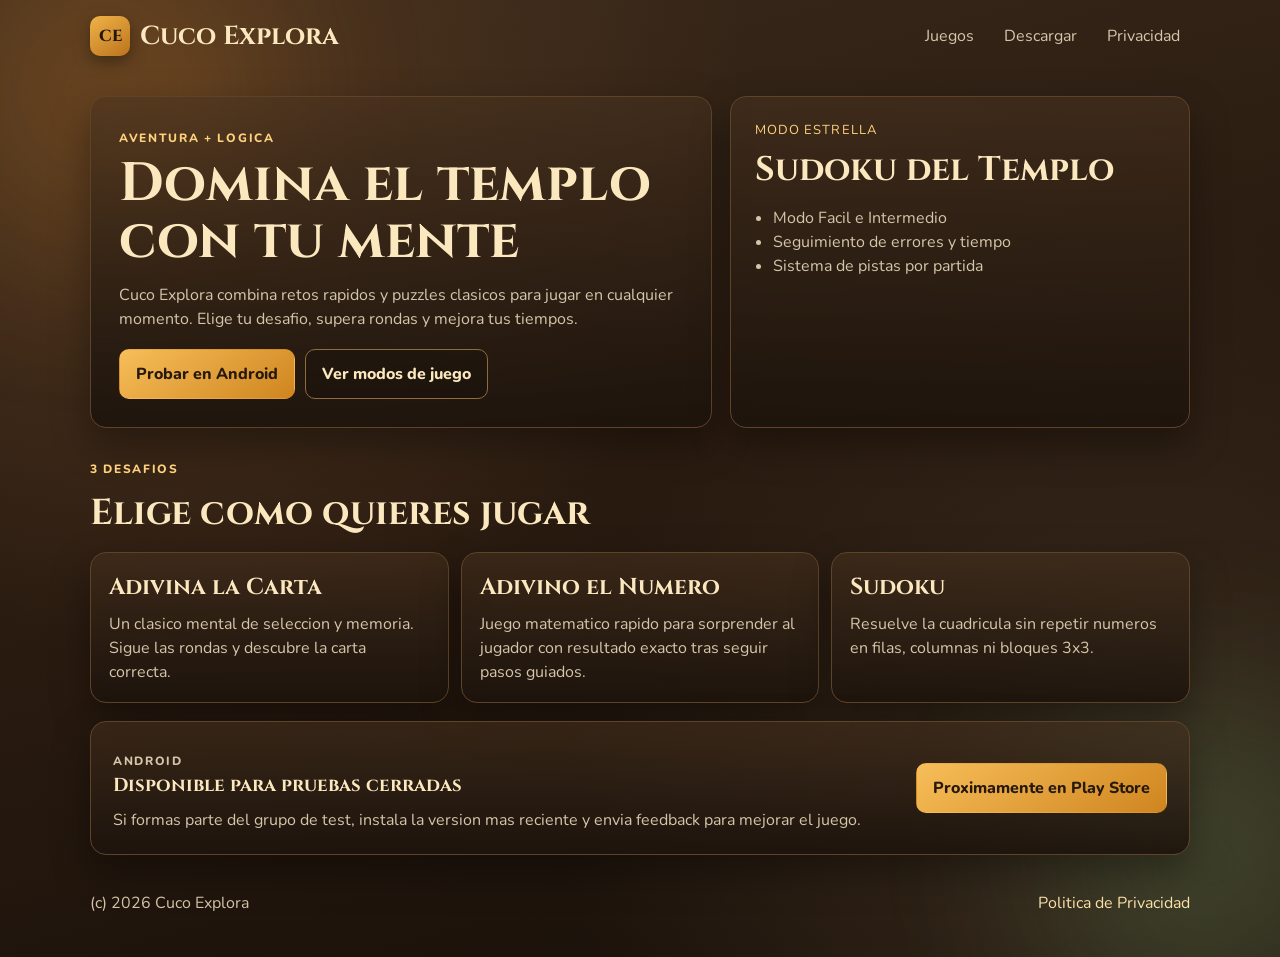
<file: index.html>
<!doctype html>
<html lang="es">
  <head>
    <meta charset="UTF-8" />
    <meta name="viewport" content="width=device-width, initial-scale=1.0" />
    <title>Cuco Explora | Elige tu desafio del templo</title>
    <meta
      name="description"
      content="Cuco Explora reune juegos de logica y agilidad mental en una aventura tematica de templo."
    />
    <link rel="preconnect" href="https://fonts.googleapis.com" />
    <link rel="preconnect" href="https://fonts.gstatic.com" crossorigin />
    <link
      href="https://fonts.googleapis.com/css2?family=Cinzel:wght@600;700;800&family=Nunito:wght@400;600;700;800&display=swap"
      rel="stylesheet"
    />
    <link rel="stylesheet" href="./styles.css" />
  </head>
  <body>
    <div class="bg-glow bg-glow-a"></div>
    <div class="bg-glow bg-glow-b"></div>

    <header class="container topbar" data-reveal>
      <a class="brand" href="./index.html" aria-label="Inicio de Cuco Explora">
        <span class="brand-mark">CE</span>
        <span class="brand-text">Cuco Explora</span>
      </a>
      <nav class="nav">
        <a href="#juegos">Juegos</a>
        <a href="#descargar">Descargar</a>
        <a href="./privacy.html">Privacidad</a>
      </nav>
    </header>

    <main>
      <section class="container hero">
        <div class="hero-copy" data-reveal>
          <p class="kicker">Aventura + Logica</p>
          <h1>Domina el templo con tu mente</h1>
          <p class="lead">
            Cuco Explora combina retos rapidos y puzzles clasicos para jugar en
            cualquier momento. Elige tu desafio, supera rondas y mejora tus
            tiempos.
          </p>
          <div class="cta-row">
            <a class="btn btn-primary" href="#descargar">Probar en Android</a>
            <a class="btn btn-ghost" href="#juegos">Ver modos de juego</a>
          </div>
        </div>
        <div class="hero-card" data-reveal>
          <p class="mini-title">Modo estrella</p>
          <h2>Sudoku del Templo</h2>
          <ul>
            <li>Modo Facil e Intermedio</li>
            <li>Seguimiento de errores y tiempo</li>
            <li>Sistema de pistas por partida</li>
          </ul>
        </div>
      </section>

      <section class="container section" id="juegos">
        <div class="section-head" data-reveal>
          <p class="kicker">3 desafios</p>
          <h3>Elige como quieres jugar</h3>
        </div>
        <div class="grid">
          <article class="panel" data-reveal>
            <h4>Adivina la Carta</h4>
            <p>
              Un clasico mental de seleccion y memoria. Sigue las rondas y
              descubre la carta correcta.
            </p>
          </article>
          <article class="panel" data-reveal>
            <h4>Adivino el Numero</h4>
            <p>
              Juego matematico rapido para sorprender al jugador con resultado
              exacto tras seguir pasos guiados.
            </p>
          </article>
          <article class="panel" data-reveal>
            <h4>Sudoku</h4>
            <p>
              Resuelve la cuadricula sin repetir numeros en filas, columnas ni
              bloques 3x3.
            </p>
          </article>
        </div>
      </section>

      <section class="container section strip" id="descargar" data-reveal>
        <div>
          <p class="kicker">Android</p>
          <h3>Disponible para pruebas cerradas</h3>
          <p>
            Si formas parte del grupo de test, instala la version mas reciente
            y envia feedback para mejorar el juego.
          </p>
        </div>
        <a class="btn btn-primary" href="#" aria-disabled="true"
          >Proximamente en Play Store</a
        >
      </section>
    </main>

    <footer class="container footer">
      <p>(c) <span id="year"></span> Cuco Explora</p>
      <a href="./privacy.html">Politica de Privacidad</a>
    </footer>

    <script src="./script.js"></script>
  </body>
</html>
</file>
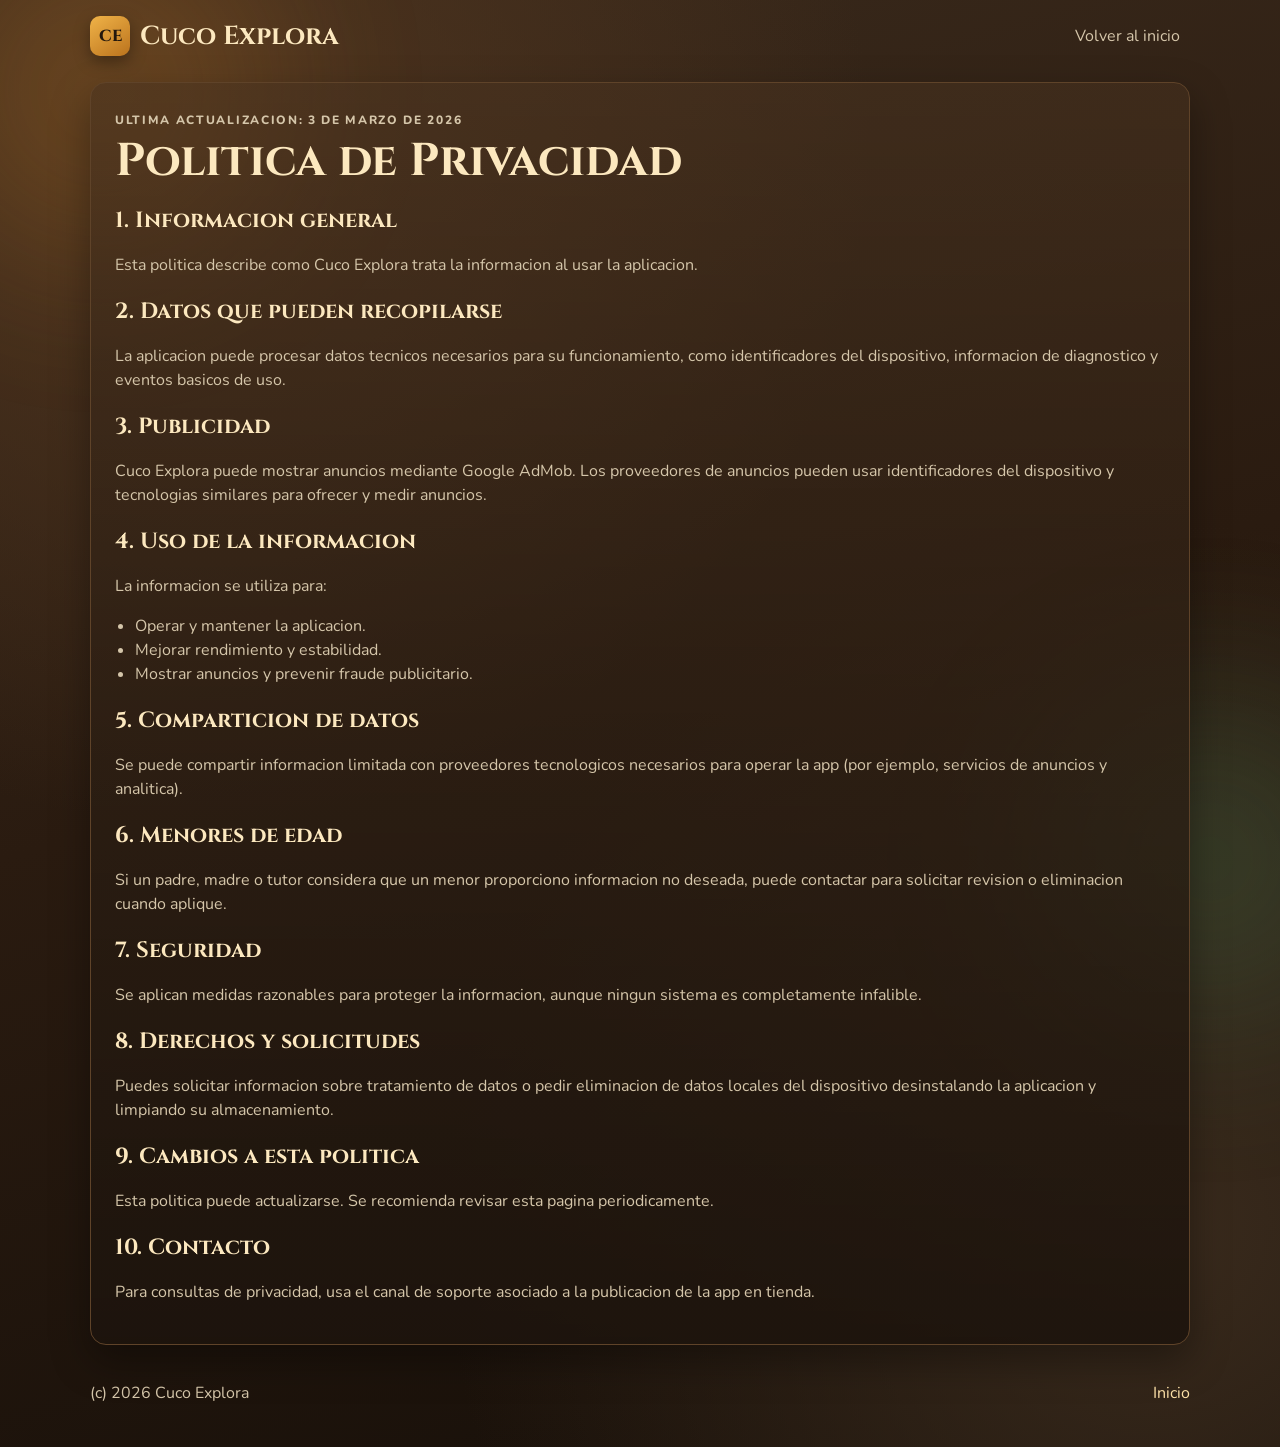
<file: privacy.html>
<!doctype html>
<html lang="es">
  <head>
    <meta charset="UTF-8" />
    <meta name="viewport" content="width=device-width, initial-scale=1.0" />
    <title>Politica de Privacidad | Cuco Explora</title>
    <meta
      name="description"
      content="Politica de privacidad de Cuco Explora."
    />
    <link rel="preconnect" href="https://fonts.googleapis.com" />
    <link rel="preconnect" href="https://fonts.gstatic.com" crossorigin />
    <link
      href="https://fonts.googleapis.com/css2?family=Cinzel:wght@600;700&family=Nunito:wght@400;600;700&display=swap"
      rel="stylesheet"
    />
    <link rel="stylesheet" href="./styles.css" />
  </head>
  <body>
    <div class="bg-glow bg-glow-a"></div>
    <div class="bg-glow bg-glow-b"></div>

    <header class="container topbar" data-reveal>
      <a class="brand" href="./index.html" aria-label="Inicio de Cuco Explora">
        <span class="brand-mark">CE</span>
        <span class="brand-text">Cuco Explora</span>
      </a>
      <nav class="nav">
        <a href="./index.html">Volver al inicio</a>
      </nav>
    </header>

    <main class="container section policy" data-reveal>
      <p class="kicker">Ultima actualizacion: 3 de marzo de 2026</p>
      <h1>Politica de Privacidad</h1>

      <h2>1. Informacion general</h2>
      <p>
        Esta politica describe como Cuco Explora trata la informacion al usar
        la aplicacion.
      </p>

      <h2>2. Datos que pueden recopilarse</h2>
      <p>
        La aplicacion puede procesar datos tecnicos necesarios para su
        funcionamiento, como identificadores del dispositivo, informacion de
        diagnostico y eventos basicos de uso.
      </p>

      <h2>3. Publicidad</h2>
      <p>
        Cuco Explora puede mostrar anuncios mediante Google AdMob. Los
        proveedores de anuncios pueden usar identificadores del dispositivo y
        tecnologias similares para ofrecer y medir anuncios.
      </p>

      <h2>4. Uso de la informacion</h2>
      <p>La informacion se utiliza para:</p>
      <ul>
        <li>Operar y mantener la aplicacion.</li>
        <li>Mejorar rendimiento y estabilidad.</li>
        <li>Mostrar anuncios y prevenir fraude publicitario.</li>
      </ul>

      <h2>5. Comparticion de datos</h2>
      <p>
        Se puede compartir informacion limitada con proveedores tecnologicos
        necesarios para operar la app (por ejemplo, servicios de anuncios y
        analitica).
      </p>

      <h2>6. Menores de edad</h2>
      <p>
        Si un padre, madre o tutor considera que un menor proporciono
        informacion no deseada, puede contactar para solicitar revision o
        eliminacion cuando aplique.
      </p>

      <h2>7. Seguridad</h2>
      <p>
        Se aplican medidas razonables para proteger la informacion, aunque
        ningun sistema es completamente infalible.
      </p>

      <h2>8. Derechos y solicitudes</h2>
      <p>
        Puedes solicitar informacion sobre tratamiento de datos o pedir
        eliminacion de datos locales del dispositivo desinstalando la
        aplicacion y limpiando su almacenamiento.
      </p>

      <h2>9. Cambios a esta politica</h2>
      <p>
        Esta politica puede actualizarse. Se recomienda revisar esta pagina
        periodicamente.
      </p>

      <h2>10. Contacto</h2>
      <p>
        Para consultas de privacidad, usa el canal de soporte asociado a la
        publicacion de la app en tienda.
      </p>
    </main>

    <footer class="container footer">
      <p>(c) <span id="year"></span> Cuco Explora</p>
      <a href="./index.html">Inicio</a>
    </footer>

    <script src="./script.js"></script>
  </body>
</html>
</file>
<file: styles.css>
:root {
  --bg-deep: #160f09;
  --bg-mid: #2a1b10;
  --bg-soft: #3a2a1c;
  --panel: #2b1e14;
  --panel-edge: #5f4329;
  --text: #fce8bf;
  --muted: #d5c6aa;
  --accent: #f0b348;
  --accent-deep: #bb731d;
  --ok: #46a36b;
}

* {
  box-sizing: border-box;
}

html,
body {
  margin: 0;
  min-height: 100%;
}

body {
  font-family: "Nunito", "Segoe UI", sans-serif;
  color: var(--text);
  background: radial-gradient(circle at 15% 10%, #4e341e 0%, transparent 40%),
    radial-gradient(circle at 90% 85%, #3a2b1d 0%, transparent 42%),
    linear-gradient(165deg, var(--bg-soft) 0%, var(--bg-mid) 48%, var(--bg-deep) 100%);
  line-height: 1.5;
  overflow-x: hidden;
}

.bg-glow {
  position: fixed;
  width: 340px;
  height: 340px;
  border-radius: 50%;
  filter: blur(90px);
  opacity: 0.18;
  pointer-events: none;
  z-index: -1;
}

.bg-glow-a {
  left: -70px;
  top: -80px;
  background: #f29b2f;
}

.bg-glow-b {
  right: -100px;
  bottom: -130px;
  background: #64b87c;
}

.container {
  width: min(1100px, 92%);
  margin-inline: auto;
}

.topbar {
  display: flex;
  justify-content: space-between;
  align-items: center;
  gap: 16px;
  padding: 16px 0;
}

.brand {
  display: inline-flex;
  align-items: center;
  gap: 10px;
  text-decoration: none;
  color: var(--text);
}

.brand-mark {
  width: 40px;
  height: 40px;
  border-radius: 10px;
  display: grid;
  place-items: center;
  font-family: "Cinzel", serif;
  font-weight: 800;
  background: linear-gradient(145deg, var(--accent) 0%, var(--accent-deep) 100%);
  color: #23170d;
  box-shadow: 0 6px 16px rgba(0, 0, 0, 0.35);
}

.brand-text {
  font-family: "Cinzel", serif;
  font-weight: 700;
  font-size: clamp(18px, 2.4vw, 26px);
}

.nav {
  display: flex;
  flex-wrap: wrap;
  gap: 10px;
}

.nav a {
  color: var(--muted);
  text-decoration: none;
  padding: 8px 10px;
  border-radius: 8px;
  transition: 0.24s ease;
}

.nav a:hover {
  color: var(--text);
  background: rgba(255, 255, 255, 0.08);
}

.hero {
  display: grid;
  grid-template-columns: 1.15fr 0.85fr;
  gap: 18px;
  padding: 24px 0 10px;
}

.hero-copy,
.hero-card,
.panel,
.strip,
.policy {
  border: 1px solid var(--panel-edge);
  background: linear-gradient(
    180deg,
    rgba(72, 50, 31, 0.55) 0%,
    rgba(29, 20, 13, 0.92) 100%
  );
  box-shadow: 0 16px 38px rgba(0, 0, 0, 0.35);
  border-radius: 16px;
}

.hero-copy {
  padding: 28px;
}

.kicker {
  display: inline-block;
  margin: 0 0 8px;
  font-size: 12px;
  font-weight: 800;
  letter-spacing: 0.14em;
  text-transform: uppercase;
  color: #ffd27e;
}

h1,
h2,
h3,
h4 {
  font-family: "Cinzel", serif;
  margin: 0;
}

h1 {
  font-size: clamp(30px, 4.8vw, 54px);
  line-height: 1.06;
}

.lead {
  color: var(--muted);
  margin: 14px 0 0;
  max-width: 60ch;
}

.cta-row {
  display: flex;
  flex-wrap: wrap;
  gap: 10px;
  margin-top: 18px;
}

.btn {
  display: inline-flex;
  justify-content: center;
  align-items: center;
  text-decoration: none;
  padding: 12px 16px;
  border-radius: 10px;
  font-weight: 800;
  transition: 0.24s ease;
  border: 1px solid transparent;
}

.btn-primary {
  background: linear-gradient(145deg, #f7be59 0%, #cf851f 100%);
  color: #28190e;
}

.btn-primary:hover {
  transform: translateY(-1px);
  box-shadow: 0 10px 18px rgba(0, 0, 0, 0.35);
}

.btn-ghost {
  border-color: #8f6b40;
  color: var(--text);
  background: rgba(0, 0, 0, 0.16);
}

.btn-ghost:hover {
  background: rgba(255, 255, 255, 0.08);
}

.hero-card {
  padding: 24px;
  align-self: stretch;
  animation: floatCard 4.8s ease-in-out infinite;
}

.mini-title {
  margin: 0;
  color: #ffd27e;
  font-size: 13px;
  text-transform: uppercase;
  letter-spacing: 0.08em;
}

.hero-card h2 {
  margin-top: 4px;
  font-size: clamp(26px, 3.8vw, 34px);
}

.hero-card ul {
  margin: 10px 0 0;
  padding-left: 18px;
  color: var(--muted);
}

.section {
  padding: 18px 0;
}

.section-head {
  margin-bottom: 12px;
}

.section-head h3 {
  font-size: clamp(24px, 3.6vw, 36px);
}

.grid {
  display: grid;
  gap: 12px;
  grid-template-columns: repeat(3, minmax(0, 1fr));
}

.panel {
  padding: 18px;
}

.panel h4 {
  font-size: 23px;
  margin-bottom: 6px;
}

.panel p {
  margin: 0;
  color: var(--muted);
}

.strip {
  display: flex;
  justify-content: space-between;
  align-items: center;
  gap: 16px;
  padding: 22px;
}

.strip p {
  margin: 8px 0 0;
  color: var(--muted);
}

.policy {
  margin-top: 10px;
  padding: 24px;
}

.policy h1 {
  font-size: clamp(30px, 4vw, 46px);
  margin-bottom: 14px;
}

.policy h2 {
  font-size: 22px;
  margin-top: 18px;
}

.policy p,
.policy li {
  color: var(--muted);
}

.policy ul {
  margin: 8px 0 0;
  padding-left: 20px;
}

.footer {
  display: flex;
  justify-content: space-between;
  align-items: center;
  gap: 14px;
  padding: 20px 0 26px;
  color: var(--muted);
}

.footer a {
  color: #ffe3a9;
  text-decoration: none;
}

.footer a:hover {
  text-decoration: underline;
}

[data-reveal] {
  opacity: 0;
  transform: translateY(16px);
  animation: reveal 0.66s cubic-bezier(0.22, 0.61, 0.36, 1) forwards;
}

[data-reveal]:nth-child(2n) {
  animation-delay: 0.08s;
}

[data-reveal]:nth-child(3n) {
  animation-delay: 0.16s;
}

@keyframes reveal {
  to {
    opacity: 1;
    transform: translateY(0);
  }
}

@keyframes floatCard {
  0%,
  100% {
    transform: translateY(0);
  }
  50% {
    transform: translateY(-6px);
  }
}

@media (max-width: 900px) {
  .hero {
    grid-template-columns: 1fr;
  }

  .grid {
    grid-template-columns: 1fr 1fr;
  }

  .strip {
    flex-direction: column;
    align-items: flex-start;
  }
}

@media (max-width: 640px) {
  .topbar {
    flex-direction: column;
    align-items: flex-start;
  }

  .grid {
    grid-template-columns: 1fr;
  }

  .hero-copy,
  .hero-card,
  .panel,
  .strip,
  .policy {
    border-radius: 14px;
  }
}
</file>
